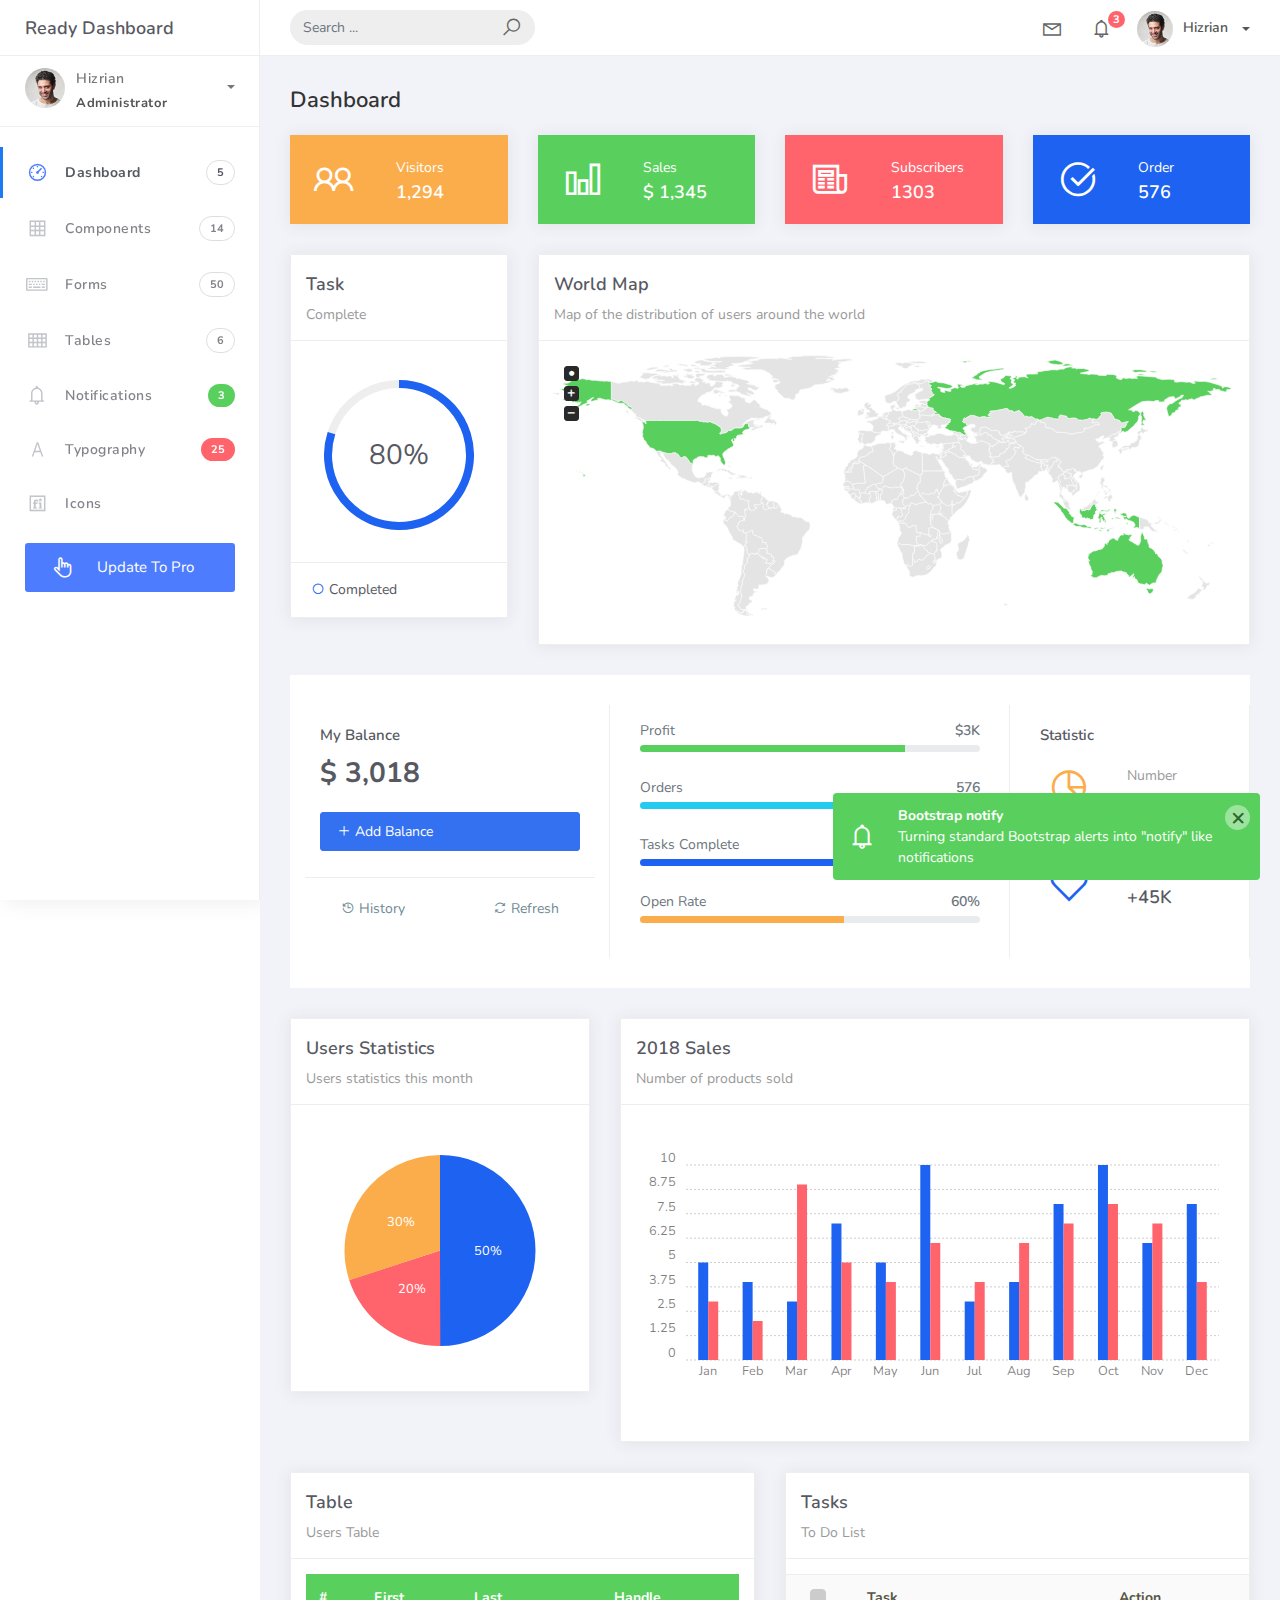
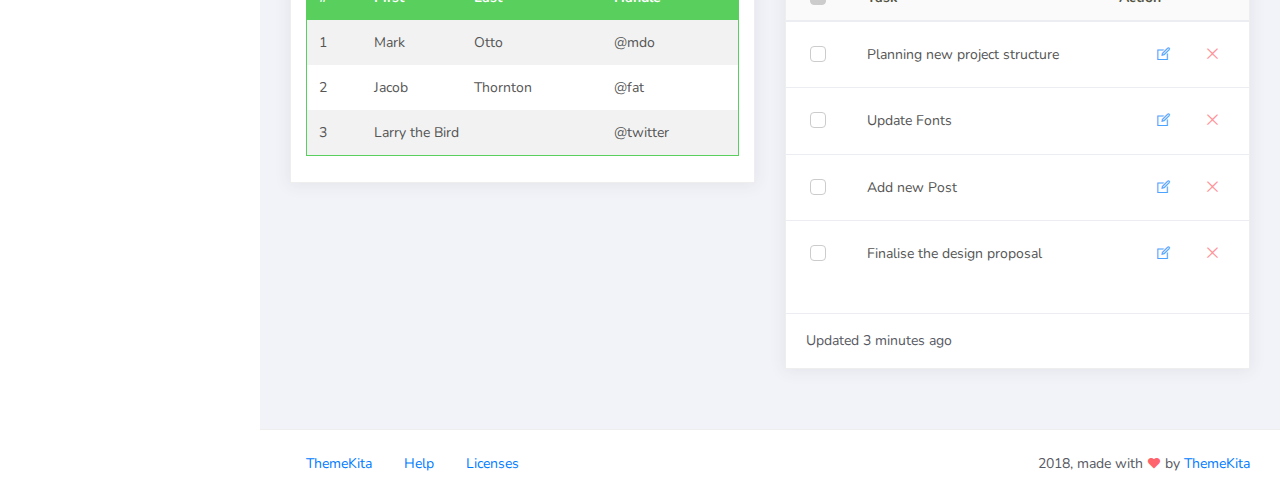
<file: WebApp_building/wwwroot/Ready-Bootstrap-Dashboard-master/examples/index.html>
<!DOCTYPE html>
<html>
<head>
	<meta http-equiv="X-UA-Compatible" content="IE=edge,chrome=1" />
	<title>Ready Bootstrap Dashboard</title>
	<meta content='width=device-width, initial-scale=1.0, maximum-scale=1.0, user-scalable=0, shrink-to-fit=no' name='viewport' />
	<link rel="stylesheet" href="../assets/css/bootstrap.min.css">
	<link rel="stylesheet" href="https://fonts.googleapis.com/css?family=Nunito:200,200i,300,300i,400,400i,600,600i,700,700i,800,800i,900,900i">
	<link rel="stylesheet" href="../assets/css/ready.css">
	<link rel="stylesheet" href="../assets/css/demo.css">
</head>
<body>
	<div class="wrapper">
		<div class="main-header">
			<div class="logo-header">
				<a href="index.html" class="logo">
					Ready Dashboard
				</a>
				<button class="navbar-toggler sidenav-toggler ml-auto" type="button" data-toggle="collapse" data-target="collapse" aria-controls="sidebar" aria-expanded="false" aria-label="Toggle navigation">
					<span class="navbar-toggler-icon"></span>
				</button>
				<button class="topbar-toggler more"><i class="la la-ellipsis-v"></i></button>
			</div>
			<nav class="navbar navbar-header navbar-expand-lg">
				<div class="container-fluid">
					
					<form class="navbar-left navbar-form nav-search mr-md-3" action="">
						<div class="input-group">
							<input type="text" placeholder="Search ..." class="form-control">
							<div class="input-group-append">
								<span class="input-group-text">
									<i class="la la-search search-icon"></i>
								</span>
							</div>
						</div>
					</form>
					<ul class="navbar-nav topbar-nav ml-md-auto align-items-center">
						<li class="nav-item dropdown hidden-caret">
							<a class="nav-link dropdown-toggle" href="#" id="navbarDropdown" role="button" data-toggle="dropdown" aria-haspopup="true" aria-expanded="false">
								<i class="la la-envelope"></i>
							</a>
							<div class="dropdown-menu" aria-labelledby="navbarDropdown">
								<a class="dropdown-item" href="#">Action</a>
								<a class="dropdown-item" href="#">Another action</a>
								<div class="dropdown-divider"></div>
								<a class="dropdown-item" href="#">Something else here</a>
							</div>
						</li>
						<li class="nav-item dropdown hidden-caret">
							<a class="nav-link dropdown-toggle" href="#" id="navbarDropdown" role="button" data-toggle="dropdown" aria-haspopup="true" aria-expanded="false">
								<i class="la la-bell"></i>
								<span class="notification">3</span>
							</a>
							<ul class="dropdown-menu notif-box" aria-labelledby="navbarDropdown">
								<li>
									<div class="dropdown-title">You have 4 new notification</div>
								</li>
								<li>
									<div class="notif-center">
										<a href="#">
											<div class="notif-icon notif-primary"> <i class="la la-user-plus"></i> </div>
											<div class="notif-content">
												<span class="block">
													New user registered
												</span>
												<span class="time">5 minutes ago</span> 
											</div>
										</a>
										<a href="#">
											<div class="notif-icon notif-success"> <i class="la la-comment"></i> </div>
											<div class="notif-content">
												<span class="block">
													Rahmad commented on Admin
												</span>
												<span class="time">12 minutes ago</span> 
											</div>
										</a>
										<a href="#">
											<div class="notif-img"> 
												<img src="../assets/img/profile2.jpg" alt="Img Profile">
											</div>
											<div class="notif-content">
												<span class="block">
													Reza send messages to you
												</span>
												<span class="time">12 minutes ago</span> 
											</div>
										</a>
										<a href="#">
											<div class="notif-icon notif-danger"> <i class="la la-heart"></i> </div>
											<div class="notif-content">
												<span class="block">
													Farrah liked Admin
												</span>
												<span class="time">17 minutes ago</span> 
											</div>
										</a>
									</div>
								</li>
								<li>
									<a class="see-all" href="javascript:void(0);"> <strong>See all notifications</strong> <i class="la la-angle-right"></i> </a>
								</li>
							</ul>
						</li>
						<li class="nav-item dropdown">
							<a class="dropdown-toggle profile-pic" data-toggle="dropdown" href="#" aria-expanded="false"> <img src="../assets/img/profile.jpg" alt="user-img" width="36" class="img-circle"><span >Hizrian</span></span> </a>
							<ul class="dropdown-menu dropdown-user">
								<li>
									<div class="user-box">
										<div class="u-img"><img src="../assets/img/profile.jpg" alt="user"></div>
										<div class="u-text">
											<h4>Hizrian</h4>
											<p class="text-muted">hello@themekita.com</p><a href="profile.html" class="btn btn-rounded btn-danger btn-sm">View Profile</a></div>
										</div>
									</li>
									<div class="dropdown-divider"></div>
									<a class="dropdown-item" href="#"><i class="ti-user"></i> My Profile</a>
									<a class="dropdown-item" href="#"></i> My Balance</a>
									<a class="dropdown-item" href="#"><i class="ti-email"></i> Inbox</a>
									<div class="dropdown-divider"></div>
									<a class="dropdown-item" href="#"><i class="ti-settings"></i> Account Setting</a>
									<div class="dropdown-divider"></div>
									<a class="dropdown-item" href="#"><i class="fa fa-power-off"></i> Logout</a>
								</ul>
								<!-- /.dropdown-user -->
							</li>
						</ul>
					</div>
				</nav>
			</div>
			<div class="sidebar">
				<div class="scrollbar-inner sidebar-wrapper">
					<div class="user">
						<div class="photo">
							<img src="../assets/img/profile.jpg">
						</div>
						<div class="info">
							<a class="" data-toggle="collapse" href="#collapseExample" aria-expanded="true">
								<span>
									Hizrian
									<span class="user-level">Administrator</span>
									<span class="caret"></span>
								</span>
							</a>
							<div class="clearfix"></div>

							<div class="collapse in" id="collapseExample" aria-expanded="true" style="">
								<ul class="nav">
									<li>
										<a href="#profile">
											<span class="link-collapse">My Profile</span>
										</a>
									</li>
									<li>
										<a href="#edit">
											<span class="link-collapse">Edit Profile</span>
										</a>
									</li>
									<li>
										<a href="#settings">
											<span class="link-collapse">Settings</span>
										</a>
									</li>
								</ul>
							</div>
						</div>
					</div>
					<ul class="nav">
						<li class="nav-item active">
							<a href="index.html">
								<i class="la la-dashboard"></i>
								<p>Dashboard</p>
								<span class="badge badge-count">5</span>
							</a>
						</li>
						<li class="nav-item">
							<a href="components.html">
								<i class="la la-table"></i>
								<p>Components</p>
								<span class="badge badge-count">14</span>
							</a>
						</li>
						<li class="nav-item">
							<a href="forms.html">
								<i class="la la-keyboard-o"></i>
								<p>Forms</p>
								<span class="badge badge-count">50</span>
							</a>
						</li>
						<li class="nav-item">
							<a href="tables.html">
								<i class="la la-th"></i>
								<p>Tables</p>
								<span class="badge badge-count">6</span>
							</a>
						</li>
						<li class="nav-item">
							<a href="notifications.html">
								<i class="la la-bell"></i>
								<p>Notifications</p>
								<span class="badge badge-success">3</span>
							</a>
						</li>
						<li class="nav-item">
							<a href="typography.html">
								<i class="la la-font"></i>
								<p>Typography</p>
								<span class="badge badge-danger">25</span>
							</a>
						</li>
						<li class="nav-item">
							<a href="icons.html">
								<i class="la la-fonticons"></i>
								<p>Icons</p>
							</a>
						</li>
						<li class="nav-item update-pro">
							<button  data-toggle="modal" data-target="#modalUpdate">
								<i class="la la-hand-pointer-o"></i>
								<p>Update To Pro</p>
							</button>
						</li>
					</ul>
				</div>
			</div>
			<div class="main-panel">
				<div class="content">
					<div class="container-fluid">
						<h4 class="page-title">Dashboard</h4>
						<div class="row">
							<div class="col-md-3">
								<div class="card card-stats card-warning">
									<div class="card-body ">
										<div class="row">
											<div class="col-5">
												<div class="icon-big text-center">
													<i class="la la-users"></i>
												</div>
											</div>
											<div class="col-7 d-flex align-items-center">
												<div class="numbers">
													<p class="card-category">Visitors</p>
													<h4 class="card-title">1,294</h4>
												</div>
											</div>
										</div>
									</div>
								</div>
							</div>
							<div class="col-md-3">
								<div class="card card-stats card-success">
									<div class="card-body ">
										<div class="row">
											<div class="col-5">
												<div class="icon-big text-center">
													<i class="la la-bar-chart"></i>
												</div>
											</div>
											<div class="col-7 d-flex align-items-center">
												<div class="numbers">
													<p class="card-category">Sales</p>
													<h4 class="card-title">$ 1,345</h4>
												</div>
											</div>
										</div>
									</div>
								</div>
							</div>
							<div class="col-md-3">
								<div class="card card-stats card-danger">
									<div class="card-body">
										<div class="row">
											<div class="col-5">
												<div class="icon-big text-center">
													<i class="la la-newspaper-o"></i>
												</div>
											</div>
											<div class="col-7 d-flex align-items-center">
												<div class="numbers">
													<p class="card-category">Subscribers</p>
													<h4 class="card-title">1303</h4>
												</div>
											</div>
										</div>
									</div>
								</div>
							</div>
							<div class="col-md-3">
								<div class="card card-stats card-primary">
									<div class="card-body ">
										<div class="row">
											<div class="col-5">
												<div class="icon-big text-center">
													<i class="la la-check-circle"></i>
												</div>
											</div>
											<div class="col-7 d-flex align-items-center">
												<div class="numbers">
													<p class="card-category">Order</p>
													<h4 class="card-title">576</h4>
												</div>
											</div>
										</div>
									</div>
								</div>
							</div>
<!-- 							<div class="col-md-3">
								<div class="card card-stats">
									<div class="card-body ">
										<div class="row">
											<div class="col-5">
												<div class="icon-big text-center icon-warning">
													<i class="la la-pie-chart text-warning"></i>
												</div>
											</div>
											<div class="col-7 d-flex align-items-center">
												<div class="numbers">
													<p class="card-category">Number</p>
													<h4 class="card-title">150GB</h4>
												</div>
											</div>
										</div>
									</div>
								</div>
							</div>
							<div class="col-md-3">
								<div class="card card-stats">
									<div class="card-body ">
										<div class="row">
											<div class="col-5">
												<div class="icon-big text-center">
													<i class="la la-bar-chart text-success"></i>
												</div>
											</div>
											<div class="col-7 d-flex align-items-center">
												<div class="numbers">
													<p class="card-category">Revenue</p>
													<h4 class="card-title">$ 1,345</h4>
												</div>
											</div>
										</div>
									</div>
								</div>
							</div>
							<div class="col-md-3">
								<div class="card card-stats">
									<div class="card-body">
										<div class="row">
											<div class="col-5">
												<div class="icon-big text-center">
													<i class="la la-times-circle-o text-danger"></i>
												</div>
											</div>
											<div class="col-7 d-flex align-items-center">
												<div class="numbers">
													<p class="card-category">Errors</p>
													<h4 class="card-title">23</h4>
												</div>
											</div>
										</div>
									</div>
								</div>
							</div>
							<div class="col-md-3">
								<div class="card card-stats">
									<div class="card-body">
										<div class="row">
											<div class="col-5">
												<div class="icon-big text-center">
													<i class="la la-heart-o text-primary"></i>
												</div>
											</div>
											<div class="col-7 d-flex align-items-center">
												<div class="numbers">
													<p class="card-category">Followers</p>
													<h4 class="card-title">+45K</h4>
												</div>
											</div>
										</div>
									</div>
								</div>
							</div> -->
						</div>
						<div class="row">
							<div class="col-md-3">
								<div class="card">
									<div class="card-header">
										<h4 class="card-title">Task</h4>
										<p class="card-category">Complete</p>
									</div>
									<div class="card-body">
										<div id="task-complete" class="chart-circle mt-4 mb-3"></div>
									</div>
									<div class="card-footer">
										<div class="legend"><i class="la la-circle text-primary"></i> Completed</div>
									</div>
								</div>
							</div>
							<div class="col-md-9">
								<div class="card">
									<div class="card-header">
										<h4 class="card-title">World Map</h4>
										<p class="card-category">
										Map of the distribution of users around the world</p>
									</div>
									<div class="card-body">
										<div class="mapcontainer">
											<div class="map">
												<span>Alternative content for the map</span>
											</div>
										</div>
									</div>
								</div>
							</div>
						</div>
						<div class="row row-card-no-pd">
							<div class="col-md-4">
								<div class="card">
									<div class="card-body">
										<p class="fw-bold mt-1">My Balance</p>
										<h4><b>$ 3,018</b></h4>
										<a href="#" class="btn btn-primary btn-full text-left mt-3 mb-3"><i class="la la-plus"></i> Add Balance</a>
									</div>
									<div class="card-footer">
										<ul class="nav">
											<li class="nav-item"><a class="btn btn-default btn-link" href="#"><i class="la la-history"></i> History</a></li>
											<li class="nav-item ml-auto"><a class="btn btn-default btn-link" href="#"><i class="la la-refresh"></i> Refresh</a></li>
										</ul>
									</div>
								</div>
							</div>
							<div class="col-md-5">
								<div class="card">
									<div class="card-body">
										<div class="progress-card">
											<div class="d-flex justify-content-between mb-1">
												<span class="text-muted">Profit</span>
												<span class="text-muted fw-bold"> $3K</span>
											</div>
											<div class="progress mb-2" style="height: 7px;">
												<div class="progress-bar bg-success" role="progressbar" style="width: 78%" aria-valuenow="78" aria-valuemin="0" aria-valuemax="100" data-toggle="tooltip" data-placement="top" title="78%"></div>
											</div>
										</div>
										<div class="progress-card">
											<div class="d-flex justify-content-between mb-1">
												<span class="text-muted">Orders</span>
												<span class="text-muted fw-bold"> 576</span>
											</div>
											<div class="progress mb-2" style="height: 7px;">
												<div class="progress-bar bg-info" role="progressbar" style="width: 65%" aria-valuenow="60" aria-valuemin="0" aria-valuemax="100" data-toggle="tooltip" data-placement="top" title="65%"></div>
											</div>
										</div>
										<div class="progress-card">
											<div class="d-flex justify-content-between mb-1">
												<span class="text-muted">Tasks Complete</span>
												<span class="text-muted fw-bold"> 70%</span>
											</div>
											<div class="progress mb-2" style="height: 7px;">
												<div class="progress-bar bg-primary" role="progressbar" style="width: 70%" aria-valuenow="70" aria-valuemin="0" aria-valuemax="100" data-toggle="tooltip" data-placement="top" title="70%"></div>
											</div>
										</div>
										<div class="progress-card">
											<div class="d-flex justify-content-between mb-1">
												<span class="text-muted">Open Rate</span>
												<span class="text-muted fw-bold"> 60%</span>
											</div>
											<div class="progress mb-2" style="height: 7px;">
												<div class="progress-bar bg-warning" role="progressbar" style="width: 60%" aria-valuenow="60" aria-valuemin="0" aria-valuemax="100" data-toggle="tooltip" data-placement="top" title="60%"></div>
											</div>
										</div>
									</div>
								</div>
							</div>
							<div class="col-md-3">
								<div class="card card-stats">
									<div class="card-body">
										<p class="fw-bold mt-1">Statistic</p>
										<div class="row">
											<div class="col-5">
												<div class="icon-big text-center icon-warning">
													<i class="la la-pie-chart text-warning"></i>
												</div>
											</div>
											<div class="col-7 d-flex align-items-center">
												<div class="numbers">
													<p class="card-category">Number</p>
													<h4 class="card-title">150GB</h4>
												</div>
											</div>
										</div>
										<hr/>
										<div class="row">
											<div class="col-5">
												<div class="icon-big text-center">
													<i class="la la-heart-o text-primary"></i>
												</div>
											</div>
											<div class="col-7 d-flex align-items-center">
												<div class="numbers">
													<p class="card-category">Followers</p>
													<h4 class="card-title">+45K</h4>
												</div>
											</div>
										</div>
									</div>
								</div>
							</div>
						</div>
						<div class="row">
							<div class="col-md-4">
								<div class="card">
									<div class="card-header">
										<h4 class="card-title">Users Statistics</h4>
										<p class="card-category">
										Users statistics this month</p>
									</div>
									<div class="card-body">
										<div id="monthlyChart" class="chart chart-pie"></div>
									</div>
								</div>
							</div>
							<div class="col-md-8">
								<div class="card">
									<div class="card-header">
										<h4 class="card-title">2018 Sales</h4>
										<p class="card-category">
										Number of products sold</p>
									</div>
									<div class="card-body">
										<div id="salesChart" class="chart"></div>
									</div>
								</div>
							</div>
							<div class="col-md-6">
								<div class="card">
									<div class="card-header ">
										<h4 class="card-title">Table</h4>
										<p class="card-category">Users Table</p>
									</div>
									<div class="card-body">
										<table class="table table-head-bg-success table-striped table-hover">
											<thead>
												<tr>
													<th scope="col">#</th>
													<th scope="col">First</th>
													<th scope="col">Last</th>
													<th scope="col">Handle</th>
												</tr>
											</thead>
											<tbody>
												<tr>
													<td>1</td>
													<td>Mark</td>
													<td>Otto</td>
													<td>@mdo</td>
												</tr>
												<tr>
													<td>2</td>
													<td>Jacob</td>
													<td>Thornton</td>
													<td>@fat</td>
												</tr>
												<tr>
													<td>3</td>
													<td colspan="2">Larry the Bird</td>
													<td>@twitter</td>
												</tr>
											</tbody>
										</table>
									</div>
								</div>
							</div>
							<div class="col-md-6">
								<div class="card card-tasks">
									<div class="card-header ">
										<h4 class="card-title">Tasks</h4>
										<p class="card-category">To Do List</p>
									</div>
									<div class="card-body ">
										<div class="table-full-width">
											<table class="table">
												<thead>
													<tr>
														<th>
															<div class="form-check">
																<label class="form-check-label">
																	<input class="form-check-input  select-all-checkbox" type="checkbox" data-select="checkbox" data-target=".task-select">
																	<span class="form-check-sign"></span>
																</label>
															</div>
														</th>
														<th>Task</th>
														<th>Action</th>
													</tr>
												</thead>
												<tbody>
													<tr>
														<td>
															<div class="form-check">
																<label class="form-check-label">
																	<input class="form-check-input task-select" type="checkbox">
																	<span class="form-check-sign"></span>
																</label>
															</div>
														</td>
														<td>Planning new project structure</td>
														<td class="td-actions text-right">
															<div class="form-button-action">
																<button type="button" data-toggle="tooltip" title="Edit Task" class="btn btn-link <btn-simple-primary">
																	<i class="la la-edit"></i>
																</button>
																<button type="button" data-toggle="tooltip" title="Remove" class="btn btn-link btn-simple-danger">
																	<i class="la la-times"></i>
																</button>
															</div>
														</td>
													</tr>
													<tr>
														<td>
															<div class="form-check">
																<label class="form-check-label">
																	<input class="form-check-input task-select" type="checkbox">
																	<span class="form-check-sign"></span>
																</label>
															</div>
														</td>
														<td>Update Fonts</td>
														<td class="td-actions text-right">
															<div class="form-button-action">
																<button type="button" data-toggle="tooltip" title="Edit Task" class="btn btn-link <btn-simple-primary">
																	<i class="la la-edit"></i>
																</button>
																<button type="button" data-toggle="tooltip" title="Remove" class="btn btn-link btn-simple-danger">
																	<i class="la la-times"></i>
																</button>
															</div>
														</td>
													</tr>
													<tr>
														<td>
															<div class="form-check">
																<label class="form-check-label">
																	<input class="form-check-input task-select" type="checkbox">
																	<span class="form-check-sign"></span>
																</label>
															</div>
														</td>
														<td>Add new Post
														</td>
														<td class="td-actions text-right">
															<div class="form-button-action">
																<button type="button" data-toggle="tooltip" title="Edit Task" class="btn btn-link <btn-simple-primary">
																	<i class="la la-edit"></i>
																</button>
																<button type="button" data-toggle="tooltip" title="Remove" class="btn btn-link btn-simple-danger">
																	<i class="la la-times"></i>
																</button>
															</div>
														</td>
													</tr>
													<tr>
														<td>
															<div class="form-check">
																<label class="form-check-label">
																	<input class="form-check-input task-select" type="checkbox">
																	<span class="form-check-sign"></span>
																</label>
															</div>
														</td>
														<td>Finalise the design proposal</td>
														<td class="td-actions text-right">
															<div class="form-button-action">
																<button type="button" data-toggle="tooltip" title="Edit Task" class="btn btn-link <btn-simple-primary">
																	<i class="la la-edit"></i>
																</button>
																<button type="button" data-toggle="tooltip" title="Remove" class="btn btn-link btn-simple-danger">
																	<i class="la la-times"></i>
																</button>
															</div>
														</td>
													</tr>
												</tbody>
											</table>
										</div>
									</div>
									<div class="card-footer ">
										<div class="stats">
											<i class="now-ui-icons loader_refresh spin"></i> Updated 3 minutes ago
										</div>
									</div>
								</div>
							</div>
						</div>
					</div>
				</div>
				<footer class="footer">
					<div class="container-fluid">
						<nav class="pull-left">
							<ul class="nav">
								<li class="nav-item">
									<a class="nav-link" href="http://www.themekita.com">
										ThemeKita
									</a>
								</li>
								<li class="nav-item">
									<a class="nav-link" href="#">
										Help
									</a>
								</li>
								<li class="nav-item">
									<a class="nav-link" href="#">
										Licenses
									</a>
								</li>
							</ul>
						</nav>
						<div class="copyright ml-auto">
							2018, made with <i class="la la-heart heart text-danger"></i> by <a href="http://www.themekita.com">ThemeKita</a>
						</div>				
					</div>
				</footer>
			</div>
		</div>
	</div>
	<!-- Modal -->
	<div class="modal fade" id="modalUpdate" tabindex="-1" role="dialog" aria-labelledby="modalUpdatePro" aria-hidden="true">
		<div class="modal-dialog modal-dialog-centered" role="document">
			<div class="modal-content">
				<div class="modal-header bg-primary">
					<h6 class="modal-title"><i class="la la-frown-o"></i> Under Development</h6>
					<button type="button" class="close" data-dismiss="modal" aria-label="Close">
						<span aria-hidden="true">&times;</span>
					</button>
				</div>
				<div class="modal-body text-center">									
					<p>Currently the pro version of the <b>Ready Dashboard</b> Bootstrap is in progress development</p>
					<p>
						<b>We'll let you know when it's done</b></p>
				</div>
				<div class="modal-footer">
					<button type="button" class="btn btn-secondary" data-dismiss="modal">Close</button>
				</div>
			</div>
		</div>
	</div>
</body>
<script src="../assets/js/core/jquery.3.2.1.min.js"></script>
<script src="../assets/js/plugin/jquery-ui-1.12.1.custom/jquery-ui.min.js"></script>
<script src="../assets/js/core/popper.min.js"></script>
<script src="../assets/js/core/bootstrap.min.js"></script>
<script src="../assets/js/plugin/chartist/chartist.min.js"></script>
<script src="../assets/js/plugin/chartist/plugin/chartist-plugin-tooltip.min.js"></script>
<script src="../assets/js/plugin/bootstrap-notify/bootstrap-notify.min.js"></script>
<script src="../assets/js/plugin/bootstrap-toggle/bootstrap-toggle.min.js"></script>
<script src="../assets/js/plugin/jquery-mapael/jquery.mapael.min.js"></script>
<script src="../assets/js/plugin/jquery-mapael/maps/world_countries.min.js"></script>
<script src="../assets/js/plugin/chart-circle/circles.min.js"></script>
<script src="../assets/js/plugin/jquery-scrollbar/jquery.scrollbar.min.js"></script>
<script src="../assets/js/ready.min.js"></script>
<script src="../assets/js/demo.js"></script>
</html>
</file>
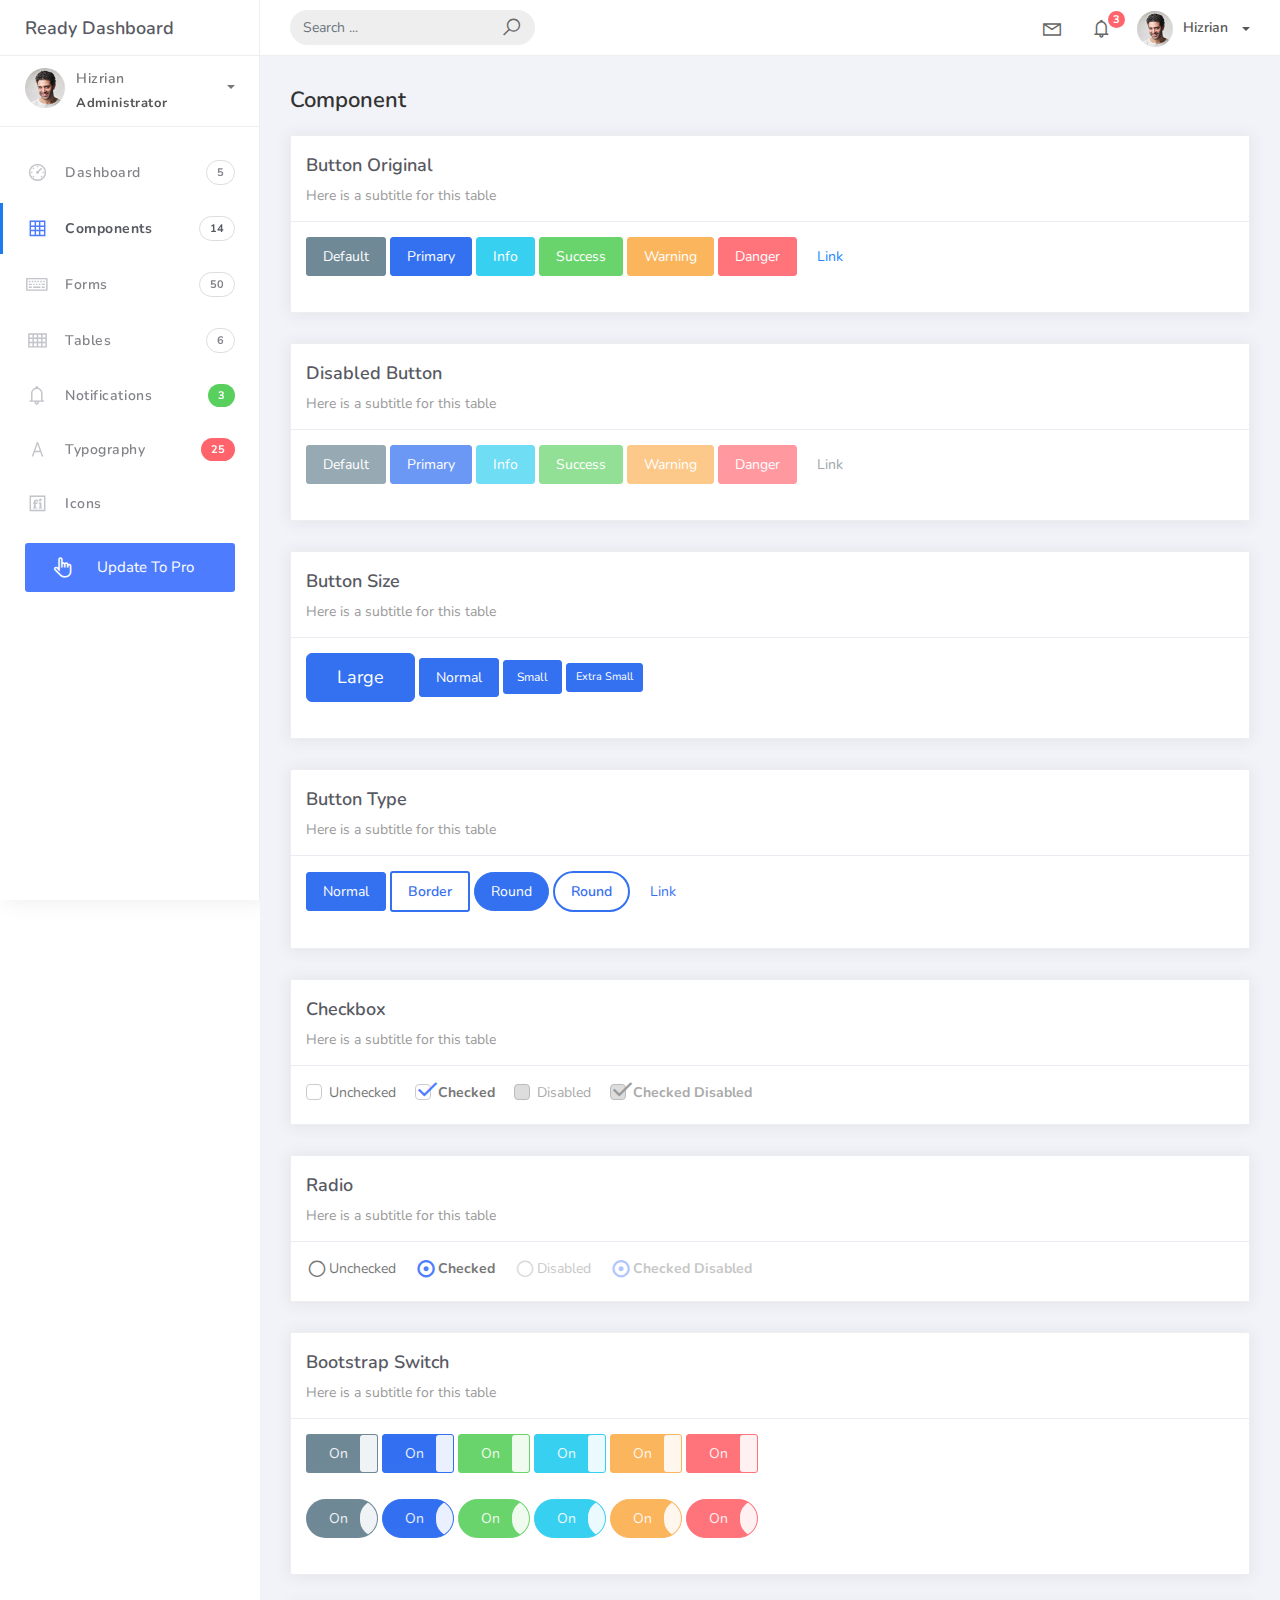
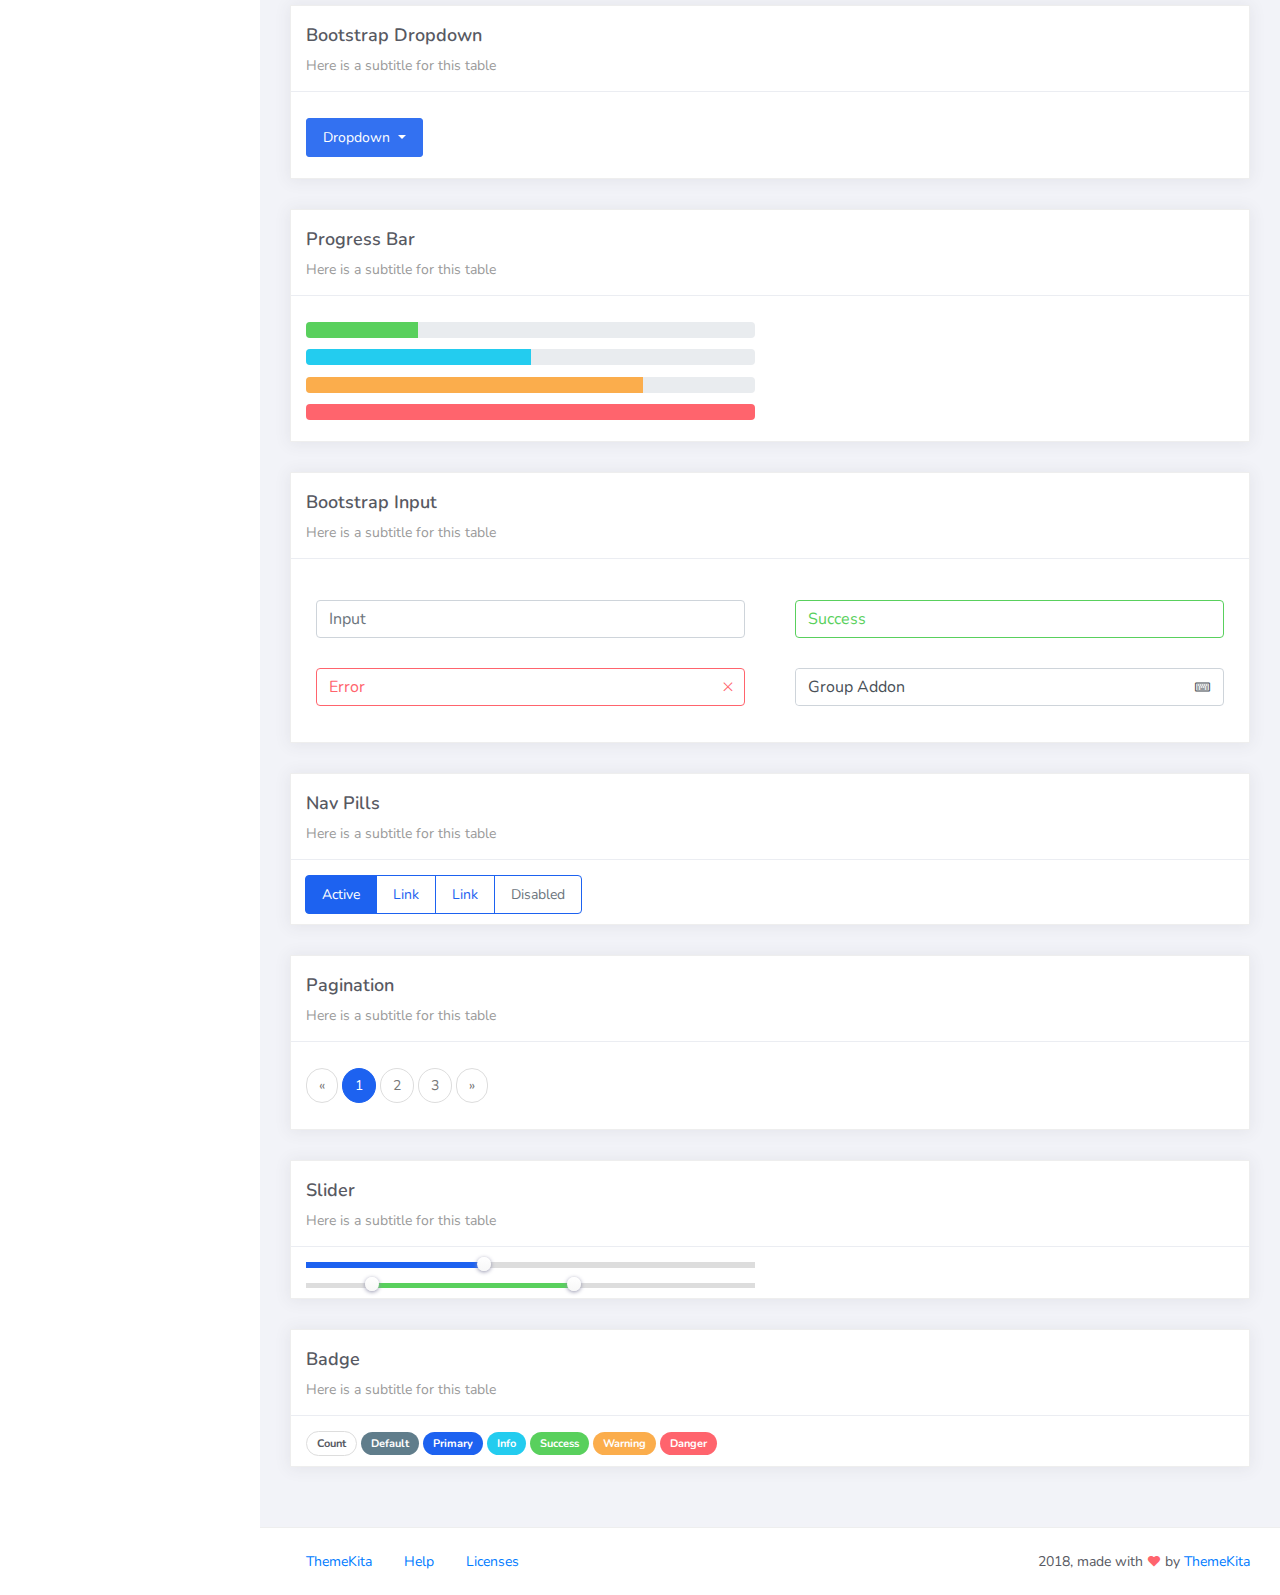
<file: WebApp_building/wwwroot/Ready-Bootstrap-Dashboard-master/examples/components.html>
<!DOCTYPE html>
<html>
<head>
	<meta http-equiv="X-UA-Compatible" content="IE=edge,chrome=1" />
	<title>Components - Ready Bootstrap Dashboard</title>
	<meta content='width=device-width, initial-scale=1.0, maximum-scale=1.0, user-scalable=0, shrink-to-fit=no' name='viewport' />
	<link rel="stylesheet" href="../assets/css/bootstrap.min.css">
	<link rel="stylesheet" href="https://fonts.googleapis.com/css?family=Nunito:200,200i,300,300i,400,400i,600,600i,700,700i,800,800i,900,900i">
	<link rel="stylesheet" href="../assets/css/ready.css">
	<link rel="stylesheet" href="../assets/css/demo.css">
</head>
<body>
	<div class="wrapper">
		<div class="main-header">
			<div class="logo-header">
				<a href="index.html" class="logo">
					Ready Dashboard
				</a>
				<button class="navbar-toggler sidenav-toggler ml-auto" type="button" data-toggle="collapse" data-target="collapse" aria-controls="sidebar" aria-expanded="false" aria-label="Toggle navigation">
					<span class="navbar-toggler-icon"></span>
				</button>
				<button class="topbar-toggler more"><i class="la la-ellipsis-v"></i></button>
			</div>
			<nav class="navbar navbar-header navbar-expand-lg">
				<div class="container-fluid">
					
					<form class="navbar-left navbar-form nav-search mr-md-3" action="">
						<div class="input-group">
							<input type="text" placeholder="Search ..." class="form-control">
							<div class="input-group-append">
								<span class="input-group-text">
									<i class="la la-search search-icon"></i>
								</span>
							</div>
						</div>
					</form>
					<ul class="navbar-nav topbar-nav ml-md-auto align-items-center">
						<li class="nav-item dropdown hidden-caret">
							<a class="nav-link dropdown-toggle" href="#" id="navbarDropdown" role="button" data-toggle="dropdown" aria-haspopup="true" aria-expanded="false">
								<i class="la la-envelope"></i>
							</a>
							<div class="dropdown-menu" aria-labelledby="navbarDropdown">
								<a class="dropdown-item" href="#">Action</a>
								<a class="dropdown-item" href="#">Another action</a>
								<div class="dropdown-divider"></div>
								<a class="dropdown-item" href="#">Something else here</a>
							</div>
						</li>
						<li class="nav-item dropdown hidden-caret">
							<a class="nav-link dropdown-toggle" href="#" id="navbarDropdown" role="button" data-toggle="dropdown" aria-haspopup="true" aria-expanded="false">
								<i class="la la-bell"></i>
								<span class="notification">3</span>
							</a>
							<ul class="dropdown-menu notif-box" aria-labelledby="navbarDropdown">
								<li>
									<div class="dropdown-title">You have 4 new notification</div>
								</li>
								<li>
									<div class="notif-center">
										<a href="#">
											<div class="notif-icon notif-primary"> <i class="la la-user-plus"></i> </div>
											<div class="notif-content">
												<span class="block">
													New user registered
												</span>
												<span class="time">5 minutes ago</span> 
											</div>
										</a>
										<a href="#">
											<div class="notif-icon notif-success"> <i class="la la-comment"></i> </div>
											<div class="notif-content">
												<span class="block">
													Rahmad commented on Admin
												</span>
												<span class="time">12 minutes ago</span> 
											</div>
										</a>
										<a href="#">
											<div class="notif-img"> 
												<img src="../assets/img/profile2.jpg" alt="Img Profile">
											</div>
											<div class="notif-content">
												<span class="block">
													Reza send messages to you
												</span>
												<span class="time">12 minutes ago</span> 
											</div>
										</a>
										<a href="#">
											<div class="notif-icon notif-danger"> <i class="la la-heart"></i> </div>
											<div class="notif-content">
												<span class="block">
													Farrah liked Admin
												</span>
												<span class="time">17 minutes ago</span> 
											</div>
										</a>
									</div>
								</li>
								<li>
									<a class="see-all" href="javascript:void(0);"> <strong>See all notifications</strong> <i class="la la-angle-right"></i> </a>
								</li>
							</ul>
						</li>
						<li class="nav-item dropdown">
							<a class="dropdown-toggle profile-pic" data-toggle="dropdown" href="#" aria-expanded="false"> <img src="../assets/img/profile.jpg" alt="user-img" width="36" class="img-circle"><span >Hizrian</span></span> </a>
							<ul class="dropdown-menu dropdown-user">
								<li>
									<div class="user-box">
										<div class="u-img"><img src="../assets/img/profile.jpg" alt="user"></div>
										<div class="u-text">
											<h4>Hizrian</h4>
											<p class="text-muted">hello@themekita.com</p><a href="profile.html" class="btn btn-rounded btn-danger btn-sm">View Profile</a></div>
										</div>
									</li>
									<div class="dropdown-divider"></div>
									<a class="dropdown-item" href="#"><i class="ti-user"></i> My Profile</a>
									<a class="dropdown-item" href="#"></i> My Balance</a>
									<a class="dropdown-item" href="#"><i class="ti-email"></i> Inbox</a>
									<div class="dropdown-divider"></div>
									<a class="dropdown-item" href="#"><i class="ti-settings"></i> Account Setting</a>
									<div class="dropdown-divider"></div>
									<a class="dropdown-item" href="#"><i class="fa fa-power-off"></i> Logout</a>
								</ul>
								<!-- /.dropdown-user -->
							</li>
						</ul>
					</div>
				</nav>
			</div>
			<div class="sidebar">
				<div class="scrollbar-inner sidebar-wrapper">
					<div class="user">
						<div class="photo">
							<img src="../assets/img/profile.jpg">
						</div>
						<div class="info">
							<a class="" data-toggle="collapse" href="#collapseExample" aria-expanded="true">
								<span>
									Hizrian
									<span class="user-level">Administrator</span>
									<span class="caret"></span>
								</span>
							</a>
							<div class="clearfix"></div>

							<div class="collapse in" id="collapseExample" aria-expanded="true" style="">
								<ul class="nav">
									<li>
										<a href="#profile">
											<span class="link-collapse">My Profile</span>
										</a>
									</li>
									<li>
										<a href="#edit">
											<span class="link-collapse">Edit Profile</span>
										</a>
									</li>
									<li>
										<a href="#settings">
											<span class="link-collapse">Settings</span>
										</a>
									</li>
								</ul>
							</div>
						</div>
					</div>
					<ul class="nav">
						<li class="nav-item">
							<a href="index.html">
								<i class="la la-dashboard"></i>
								<p>Dashboard</p>
								<span class="badge badge-count">5</span>
							</a>
						</li>
						<li class="nav-item active">
							<a href="components.html">
								<i class="la la-table"></i>
								<p>Components</p>
								<span class="badge badge-count">14</span>
							</a>
						</li>
						<li class="nav-item">
							<a href="forms.html">
								<i class="la la-keyboard-o"></i>
								<p>Forms</p>
								<span class="badge badge-count">50</span>
							</a>
						</li>
						<li class="nav-item">
							<a href="tables.html">
								<i class="la la-th"></i>
								<p>Tables</p>
								<span class="badge badge-count">6</span>
							</a>
						</li>
						<li class="nav-item">
							<a href="notifications.html">
								<i class="la la-bell"></i>
								<p>Notifications</p>
								<span class="badge badge-success">3</span>
							</a>
						</li>
						<li class="nav-item">
							<a href="typography.html">
								<i class="la la-font"></i>
								<p>Typography</p>
								<span class="badge badge-danger">25</span>
							</a>
						</li>
						<li class="nav-item">
							<a href="icons.html">
								<i class="la la-fonticons"></i>
								<p>Icons</p>
							</a>
						</li>
						<li class="nav-item update-pro">
							<button  data-toggle="modal" data-target="#modalUpdate">
								<i class="la la-hand-pointer-o"></i>
								<p>Update To Pro</p>
							</button>
						</li>
					</ul>
				</div>
			</div>
			<div class="main-panel">
				<div class="content">
					<div class="container-fluid">
						<h4 class="page-title">Component</h4>
						<div class="row">
							<div class="col-md-12">
								<div class="card">
									<div class="card-header">
										<h4 class="card-title">Button Original</h4>
										<p class="card-category">Here is a subtitle for this table</p>
									</div>
									<div class="card-body">
										<p class="demo">
											<button class="btn btn-default">Default</button>

											<button class="btn btn-primary">Primary</button>

											<button class="btn btn-info">Info</button>

											<button class="btn btn-success">Success</button>

											<button class="btn btn-warning">Warning</button>

											<button class="btn btn-danger">Danger</button>

											<button class="btn btn-link">Link</button>
										</p>
									</div>
								</div>
							</div>
							<div class="col-md-12">
								<div class="card">
									<div class="card-header">
										<h4 class="card-title">Disabled Button</h4>
										<p class="card-category">Here is a subtitle for this table</p>
									</div>
									<div class="card-body">
										<p class="demo">
											<button class="btn btn-default" disabled="disabled">Default</button>

											<button class="btn btn-primary" disabled="disabled">Primary</button>

											<button class="btn btn-info" disabled="disabled">Info</button>

											<button class="btn btn-success" disabled="disabled">Success</button>

											<button class="btn btn-warning" disabled="disabled">Warning</button>

											<button class="btn btn-danger" disabled="disabled">Danger</button>

											<button class="btn btn-link" disabled>Link</button>
										</p>
									</div>
								</div>
							</div>
							<div class="col-md-12">
								<div class="card">
									<div class="card-header">
										<h4 class="card-title">Button Size</h4>
										<p class="card-category">Here is a subtitle for this table</p>
									</div>
									<div class="card-body">
										<p class="demo">
											<button class="btn btn-primary btn-lg">Large</button>

											<button class="btn btn-primary">Normal</button>

											<button class="btn btn-primary btn-sm">Small</button>

											<button class="btn btn-primary btn-xs">Extra Small</button>
										</p>
									</div>
								</div>
							</div>
							<div class="col-md-12">
								<div class="card">
									<div class="card-header">
										<h4 class="card-title">Button Type</h4>
										<p class="card-category">Here is a subtitle for this table</p>
									</div>
									<div class="card-body">
										<p class="demo">
											<button class="btn btn-primary">Normal</button>
											<button class="btn btn-primary btn-border">Border</button>

											<button class="btn btn-primary btn-round">Round</button>

											<button class="btn btn-primary btn-border btn-round">Round</button>

											<button class="btn btn-primary btn-link">Link</button>
										</p>
									</div>
								</div>
							</div>
							<div class="col-md-12">
								<div class="card">
									<div class="card-header">
										<h4 class="card-title">Checkbox</h4>
										<p class="card-category">Here is a subtitle for this table</p>
									</div>
									<div class="card-body">
										<p class="demo">
											<label class="form-check-label">
												<input class="form-check-input" type="checkbox" value="">
												<span class="form-check-sign">Unchecked</span>
											</label>

											<label class="form-check-label">
												<input class="form-check-input" type="checkbox" value="" checked>
												<span class="form-check-sign">Checked</span>
											</label>

											<label class="form-check-label">
												<input class="form-check-input" type="checkbox" value="" disabled>
												<span class="form-check-sign">Disabled</span>
											</label>

											<label class="form-check-label">
												<input class="form-check-input" type="checkbox" value="" checked disabled>
												<span class="form-check-sign">Checked Disabled</span>
											</label>
										</p>
									</div>
								</div>
							</div>
							<div class="col-md-12">
								<div class="card">
									<div class="card-header">
										<h4 class="card-title">Radio</h4>
										<p class="card-category">Here is a subtitle for this table</p>
									</div>
									<div class="card-body">
										<p class="demo">
											<label class="form-radio-label">
												<input class="form-radio-input" type="radio" name="optionsRadios" value="">
												<span class="form-radio-sign">Unchecked</span>
											</label>
											<label class="form-radio-label">
												<input class="form-radio-input" type="radio" name="optionsRadios" value="" checked>
												<span class="form-radio-sign">Checked</span>
											</label>
											<label class="form-radio-label">
												<input class="form-radio-input" type="radio" value="" disabled>
												<span class="form-radio-sign">Disabled</span>
											</label>
											<label class="form-radio-label">
												<input class="form-radio-input" type="radio" value="" checked disabled>
												<span class="form-radio-sign">Checked Disabled</span>
											</label>
										</p>
									</div>
								</div>
							</div>
							<div class="col-md-12">
								<div class="card">
									<div class="card-header">
										<h4 class="card-title">Bootstrap Switch</h4>
										<p class="card-category">Here is a subtitle for this table</p>
									</div>
									<div class="card-body">
										<p class="demo">
											<input type="checkbox" checked data-toggle="toggle" data-onstyle="default">
											<input type="checkbox" checked data-toggle="toggle" data-onstyle="primary">
											<input type="checkbox" checked data-toggle="toggle" data-onstyle="success">
											<input type="checkbox" checked data-toggle="toggle" data-onstyle="info">
											<input type="checkbox" checked data-toggle="toggle" data-onstyle="warning">
											<input type="checkbox" checked data-toggle="toggle" data-onstyle="danger">
										</p>
										<p class="demo">
											<input type="checkbox" checked data-toggle="toggle" data-onstyle="default" data-style="btn-round">
											<input type="checkbox" checked data-toggle="toggle" data-onstyle="primary" data-style="btn-round">
											<input type="checkbox" checked data-toggle="toggle" data-onstyle="success" data-style="btn-round">
											<input type="checkbox" checked data-toggle="toggle" data-onstyle="info" data-style="btn-round">
											<input type="checkbox" checked data-toggle="toggle" data-onstyle="warning" data-style="btn-round">
											<input type="checkbox" checked data-toggle="toggle" data-onstyle="danger" data-style="btn-round">
										</p>
									</div>
								</div>
							</div>
							<div class="col-md-12">
								<div class="card">
									<div class="card-header">
										<h4 class="card-title">Bootstrap Dropdown</h4>
										<p class="card-category">Here is a subtitle for this table</p>
									</div>
									<div class="card-body">
										<p class="demo">
											<div class="dropdown">

												<button class="btn btn-primary dropdown-toggle" type="button" id="dropdownMenu1" data-toggle="dropdown">

													Dropdown

												</button>

												<ul class="dropdown-menu" role="menu" aria-labelledby="dropdownMenu">

													<a class="dropdown-item" href="#">Action</a>
													<a class="dropdown-item" href="#">Another action</a>
													<div class="dropdown-divider"></div>
													<a class="dropdown-item" href="#">Something else here</a>

												</ul>

											</div>
										</p>
									</div>
								</div>
							</div>
							<div class="col-md-12">
								<div class="card">
									<div class="card-header">
										<h4 class="card-title">Progress Bar</h4>
										<p class="card-category">Here is a subtitle for this table</p>
									</div>
									<div class="card-body">
										<div class="row">
											<div class="col-md-6">
												<p class="demo">
													<div class="progress">
														<div class="progress-bar bg-success" role="progressbar" style="width: 25%" aria-valuenow="25" aria-valuemin="0" aria-valuemax="100"></div>
													</div>
												</p>
												<p class="demo">
													<div class="progress">
														<div class="progress-bar bg-info" role="progressbar" style="width: 50%" aria-valuenow="50" aria-valuemin="0" aria-valuemax="100"></div>
													</div>
												</p>
												<p class="demo">
													<div class="progress">
														<div class="progress-bar bg-warning" role="progressbar" style="width: 75%" aria-valuenow="75" aria-valuemin="0" aria-valuemax="100"></div>
													</div>
												</p>
												<p class="demo">
													<div class="progress">
														<div class="progress-bar bg-danger" role="progressbar" style="width: 100%" aria-valuenow="100" aria-valuemin="0" aria-valuemax="100"></div>
													</div>
												</p>
											</div>
										</div>
									</div>
								</div>
							</div>
							<div class="col-md-12">
								<div class="card">
									<div class="card-header">
										<h4 class="card-title">Bootstrap Input</h4>
										<p class="card-category">Here is a subtitle for this table</p>
									</div>
									<div class="card-body">
										<p class="demo">
											<div class="row">
												<div class="col-md-6">
													<div class="form-group">

														<input type="text" value="" placeholder="Input" class="form-control" />

													</div>
												</div>

												<div class="col-md-6">
													<div class="form-group has-success">

														<input type="text" value="Success" class="form-control" />

													</div>
												</div>

												<div class="col-md-6">
													<div class="form-group has-error has-feedback">

														<input type="text" value="Error" class="form-control" />

														<span class="la la-times form-control-feedback"></span>

													</div>
												</div>

												<div class="col-md-6">
													<div class="form-group">
														<div class="input-group has-icon">

															<input type="text" value="Group Addon" class="form-control">

															<div class="input-group-append">
																<span class="input-group-text input-group-icon"><i class="la la-keyboard-o"></i></span>
															</div>
														</div>
													</div>
												</div>
											</div>
										</p>
									</div>
								</div>
							</div>
							<div class="col-md-12">
								<div class="card">
									<div class="card-header">
										<h4 class="card-title">Nav Pills</h4>
										<p class="card-category">Here is a subtitle for this table</p>
									</div>
									<div class="card-body">
										<ul class="nav nav-pills nav-primary">
											<li class="nav-item">
												<a class="nav-link active" href="#">Active</a>
											</li>
											<li class="nav-item">
												<a class="nav-link" href="#">Link</a>
											</li>
											<li class="nav-item">
												<a class="nav-link" href="#">Link</a>
											</li>
											<li class="nav-item">
												<a class="nav-link disabled" href="#">Disabled</a>
											</li>
										</ul>
									</div>
								</div>
							</div>
							<div class="col-md-12">
								<div class="card">
									<div class="card-header">
										<h4 class="card-title">Pagination</h4>
										<p class="card-category">Here is a subtitle for this table</p>
									</div>
									<div class="card-body">
										<p class="demo">
											<ul class="pagination pg-primary">
												<li class="page-item">
													<a class="page-link" href="#" aria-label="Previous">
														<span aria-hidden="true">&laquo;</span>
														<span class="sr-only">Previous</span>
													</a>
												</li>
												<li class="page-item active"><a class="page-link" href="#">1</a></li>
												<li class="page-item"><a class="page-link" href="#">2</a></li>
												<li class="page-item"><a class="page-link" href="#">3</a></li>
												<li class="page-item">
													<a class="page-link" href="#" aria-label="Next">
														<span aria-hidden="true">&raquo;</span>
														<span class="sr-only">Next</span>
													</a>
												</li>
											</ul>
										</p>
									</div>
								</div>
							</div>
							<div class="col-md-12">
								<div class="card">
									<div class="card-header">
										<h4 class="card-title">Slider</h4>
										<p class="card-category">Here is a subtitle for this table</p>
									</div>
									<div class="card-body">
										<div class="demo">
											<div class="row">
												<div class="col-md-6">
													<div id="slider" class="slider-primary"></div>

													<div id="slider-range" class="slider-success"></div>
												</div>
											</div>
										</div>
									</div>
								</div>
							</div>
							<div class="col-md-12">
								<div class="card">
									<div class="card-header">
										<h4 class="card-title">Badge</h4>
										<p class="card-category">Here is a subtitle for this table</p>
									</div>
									<div class="card-body">
										<span class="badge badge-count">Count</span>
										<span class="badge badge-default">Default</span>
										<span class="badge badge-primary">Primary</span>
										<span class="badge badge-info">Info</span>
										<span class="badge badge-success">Success</span>
										<span class="badge badge-warning">Warning</span>
										<span class="badge badge-danger">Danger</span>
									</div>
								</div>
							</div>
						</div>
					</div>
				</div>
				<footer class="footer">
					<div class="container-fluid">
						<nav class="pull-left">
							<ul class="nav">
								<li class="nav-item">
									<a class="nav-link" href="http://www.themekita.com">
										ThemeKita
									</a>
								</li>
								<li class="nav-item">
									<a class="nav-link" href="#">
										Help
									</a>
								</li>
								<li class="nav-item">
									<a class="nav-link" href="#">
										Licenses
									</a>
								</li>
							</ul>
						</nav>
						<div class="copyright ml-auto">
							2018, made with <i class="la la-heart heart text-danger"></i> by <a href="http://www.themekita.com">ThemeKita</a>
						</div>				
					</div>
				</footer>
			</div>
		</div>
	</div>
	<!-- Modal -->
	<div class="modal fade" id="modalUpdate" tabindex="-1" role="dialog" aria-labelledby="modalUpdatePro" aria-hidden="true">
		<div class="modal-dialog modal-dialog-centered" role="document">
			<div class="modal-content">
				<div class="modal-header bg-primary">
					<h6 class="modal-title"><i class="la la-frown-o"></i> Under Development</h6>
					<button type="button" class="close" data-dismiss="modal" aria-label="Close">
						<span aria-hidden="true">&times;</span>
					</button>
				</div>
				<div class="modal-body text-center">									
					<p>Currently the pro version of the <b>Ready Dashboard</b> Bootstrap is in progress development</p>
					<p>
					<b>We'll let you know when it's done</b></p>
				</div>
				<div class="modal-footer">
					<button type="button" class="btn btn-secondary" data-dismiss="modal">Close</button>
				</div>
			</div>
		</div>
	</div>
</body>
<script src="../assets/js/core/jquery.3.2.1.min.js"></script>
<script src="../assets/js/plugin/jquery-ui-1.12.1.custom/jquery-ui.min.js"></script>
<script src="../assets/js/core/popper.min.js"></script>
<script src="../assets/js/core/bootstrap.min.js"></script>
<script src="../assets/js/plugin/chartist/chartist.min.js"></script>
<script src="../assets/js/plugin/chartist/plugin/chartist-plugin-tooltip.min.js"></script>
<script src="../assets/js/plugin/bootstrap-notify/bootstrap-notify.min.js"></script>
<script src="../assets/js/plugin/bootstrap-toggle/bootstrap-toggle.min.js"></script>
<script src="../assets/js/plugin/jquery-mapael/jquery.mapael.min.js"></script>
<script src="../assets/js/plugin/jquery-mapael/maps/world_countries.min.js"></script>
<script src="../assets/js/plugin/chart-circle/circles.min.js"></script>
<script src="../assets/js/plugin/jquery-scrollbar/jquery.scrollbar.min.js"></script>
<script src="../assets/js/ready.min.js"></script>
<script>
	$( function() {
		$( "#slider" ).slider({
			range: "min",
			max: 100,
			value: 40,
		});
		$( "#slider-range" ).slider({
			range: true,
			min: 0,
			max: 500,
			values: [ 75, 300 ]
		});
	} );
</script>
</html>
</file>
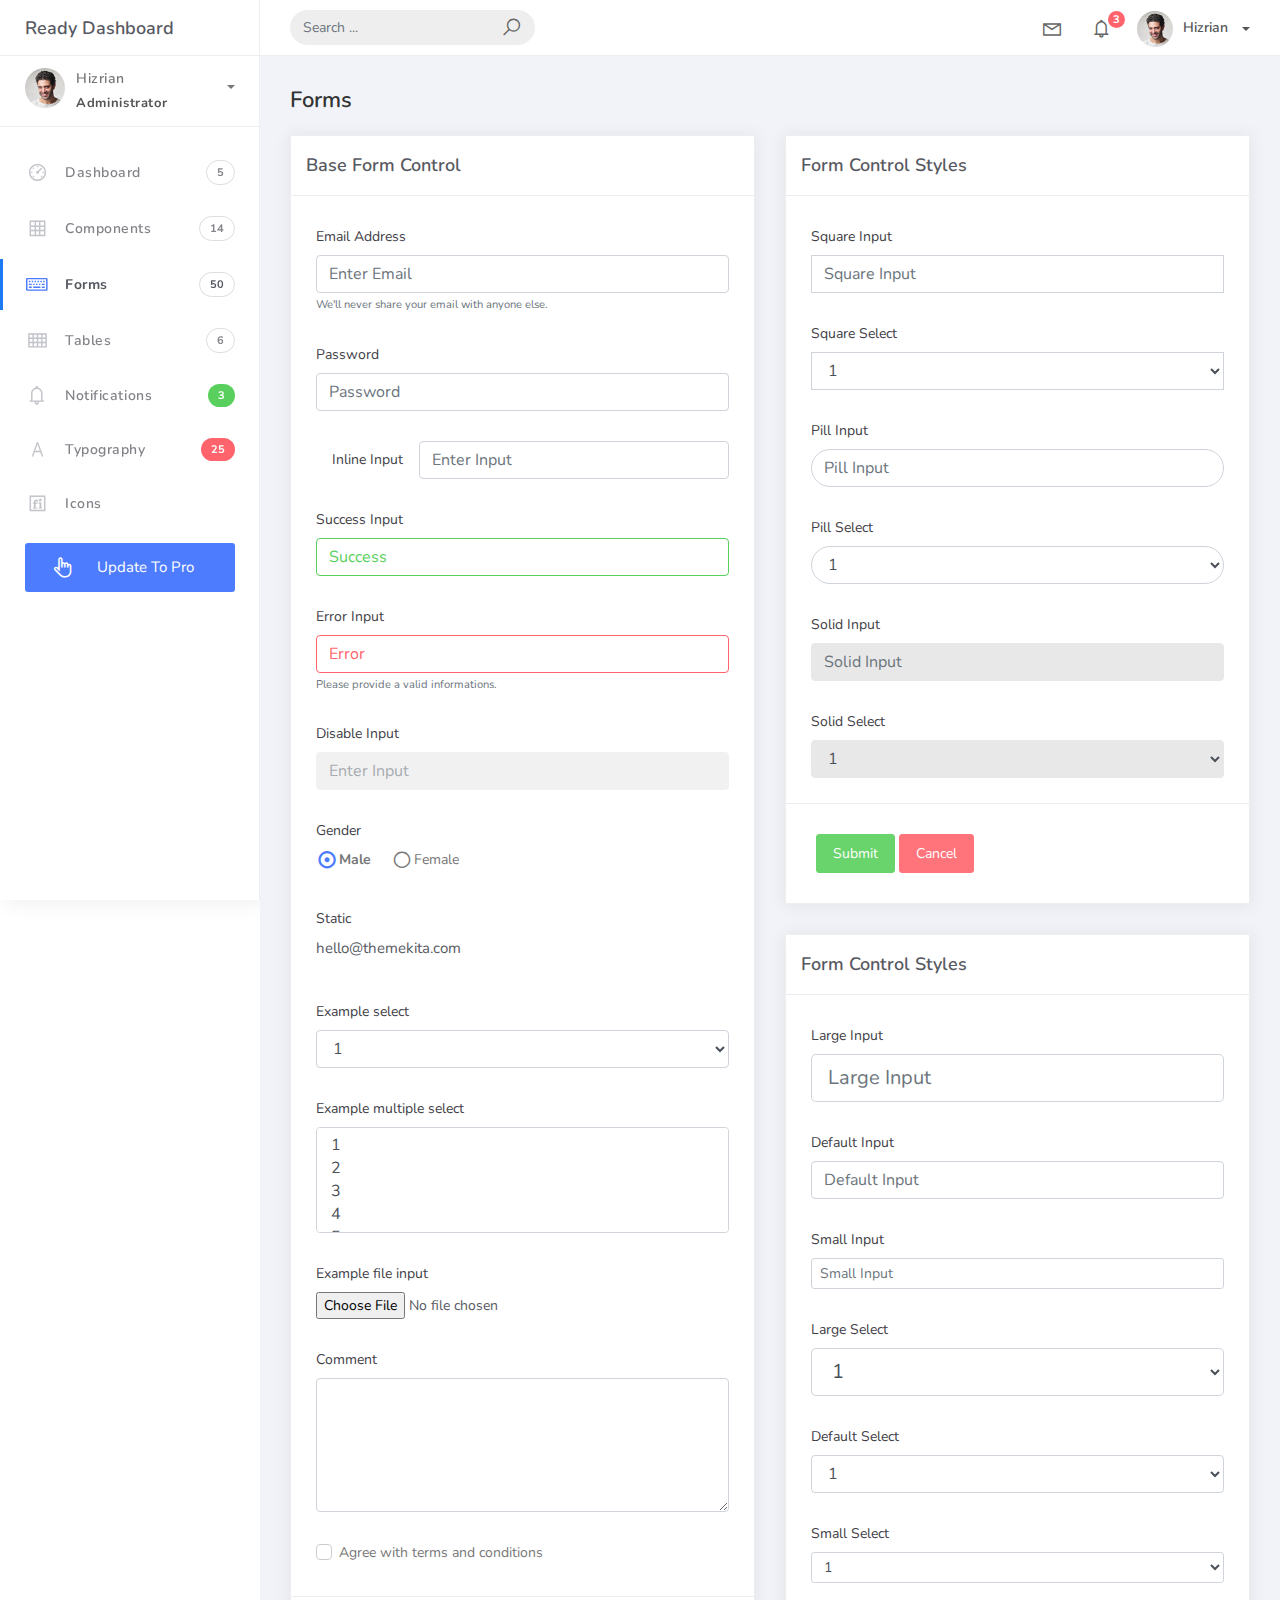
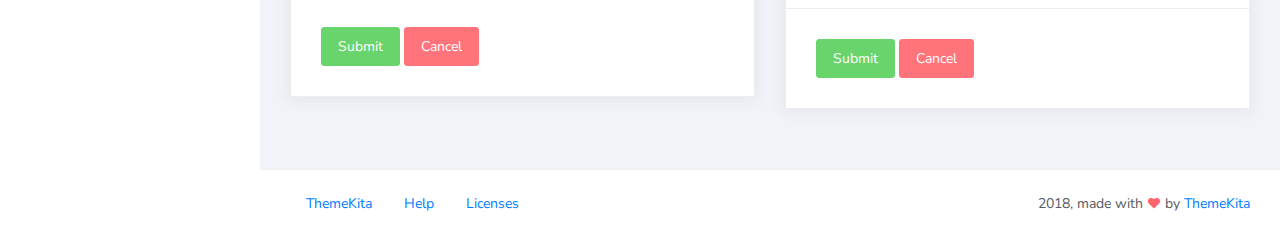
<file: WebApp_building/wwwroot/Ready-Bootstrap-Dashboard-master/examples/forms.html>
<!DOCTYPE html>
<html>
<head>
	<meta http-equiv="X-UA-Compatible" content="IE=edge,chrome=1" />
	<title>Forms - Ready Bootstrap Dashboard</title>
	<meta content='width=device-width, initial-scale=1.0, maximum-scale=1.0, user-scalable=0, shrink-to-fit=no' name='viewport' />
	<link rel="stylesheet" href="../assets/css/bootstrap.min.css">
	<link rel="stylesheet" href="https://fonts.googleapis.com/css?family=Nunito:200,200i,300,300i,400,400i,600,600i,700,700i,800,800i,900,900i">
	<link rel="stylesheet" href="../assets/css/ready.css">
	<link rel="stylesheet" href="../assets/css/demo.css">
</head>
<body>
	<div class="wrapper">
		<div class="main-header">
			<div class="logo-header">
				<a href="index.html" class="logo">
					Ready Dashboard
				</a>
				<button class="navbar-toggler sidenav-toggler ml-auto" type="button" data-toggle="collapse" data-target="collapse" aria-controls="sidebar" aria-expanded="false" aria-label="Toggle navigation">
					<span class="navbar-toggler-icon"></span>
				</button>
				<button class="topbar-toggler more"><i class="la la-ellipsis-v"></i></button>
			</div>
			<nav class="navbar navbar-header navbar-expand-lg">
				<div class="container-fluid">
					
					<form class="navbar-left navbar-form nav-search mr-md-3" action="">
						<div class="input-group">
							<input type="text" placeholder="Search ..." class="form-control">
							<div class="input-group-append">
								<span class="input-group-text">
									<i class="la la-search search-icon"></i>
								</span>
							</div>
						</div>
					</form>
					<ul class="navbar-nav topbar-nav ml-md-auto align-items-center">
						<li class="nav-item dropdown hidden-caret">
							<a class="nav-link dropdown-toggle" href="#" id="navbarDropdown" role="button" data-toggle="dropdown" aria-haspopup="true" aria-expanded="false">
								<i class="la la-envelope"></i>
							</a>
							<div class="dropdown-menu" aria-labelledby="navbarDropdown">
								<a class="dropdown-item" href="#">Action</a>
								<a class="dropdown-item" href="#">Another action</a>
								<div class="dropdown-divider"></div>
								<a class="dropdown-item" href="#">Something else here</a>
							</div>
						</li>
						<li class="nav-item dropdown hidden-caret">
							<a class="nav-link dropdown-toggle" href="#" id="navbarDropdown" role="button" data-toggle="dropdown" aria-haspopup="true" aria-expanded="false">
								<i class="la la-bell"></i>
								<span class="notification">3</span>
							</a>
							<ul class="dropdown-menu notif-box" aria-labelledby="navbarDropdown">
								<li>
									<div class="dropdown-title">You have 4 new notification</div>
								</li>
								<li>
									<div class="notif-center">
										<a href="#">
											<div class="notif-icon notif-primary"> <i class="la la-user-plus"></i> </div>
											<div class="notif-content">
												<span class="block">
													New user registered
												</span>
												<span class="time">5 minutes ago</span> 
											</div>
										</a>
										<a href="#">
											<div class="notif-icon notif-success"> <i class="la la-comment"></i> </div>
											<div class="notif-content">
												<span class="block">
													Rahmad commented on Admin
												</span>
												<span class="time">12 minutes ago</span> 
											</div>
										</a>
										<a href="#">
											<div class="notif-img"> 
												<img src="../assets/img/profile2.jpg" alt="Img Profile">
											</div>
											<div class="notif-content">
												<span class="block">
													Reza send messages to you
												</span>
												<span class="time">12 minutes ago</span> 
											</div>
										</a>
										<a href="#">
											<div class="notif-icon notif-danger"> <i class="la la-heart"></i> </div>
											<div class="notif-content">
												<span class="block">
													Farrah liked Admin
												</span>
												<span class="time">17 minutes ago</span> 
											</div>
										</a>
									</div>
								</li>
								<li>
									<a class="see-all" href="javascript:void(0);"> <strong>See all notifications</strong> <i class="la la-angle-right"></i> </a>
								</li>
							</ul>
						</li>
						<li class="nav-item dropdown">
							<a class="dropdown-toggle profile-pic" data-toggle="dropdown" href="#" aria-expanded="false"> <img src="../assets/img/profile.jpg" alt="user-img" width="36" class="img-circle"><span >Hizrian</span></span> </a>
							<ul class="dropdown-menu dropdown-user">
								<li>
									<div class="user-box">
										<div class="u-img"><img src="../assets/img/profile.jpg" alt="user"></div>
										<div class="u-text">
											<h4>Hizrian</h4>
											<p class="text-muted">hello@themekita.com</p><a href="profile.html" class="btn btn-rounded btn-danger btn-sm">View Profile</a></div>
										</div>
									</li>
									<div class="dropdown-divider"></div>
									<a class="dropdown-item" href="#"><i class="ti-user"></i> My Profile</a>
									<a class="dropdown-item" href="#"></i> My Balance</a>
									<a class="dropdown-item" href="#"><i class="ti-email"></i> Inbox</a>
									<div class="dropdown-divider"></div>
									<a class="dropdown-item" href="#"><i class="ti-settings"></i> Account Setting</a>
									<div class="dropdown-divider"></div>
									<a class="dropdown-item" href="#"><i class="fa fa-power-off"></i> Logout</a>
								</ul>
								<!-- /.dropdown-user -->
							</li>
						</ul>
					</div>
				</nav>
			</div>
			<div class="sidebar">
				<div class="scrollbar-inner sidebar-wrapper">
					<div class="user">
						<div class="photo">
							<img src="../assets/img/profile.jpg">
						</div>
						<div class="info">
							<a class="" data-toggle="collapse" href="#collapseExample" aria-expanded="true">
								<span>
									Hizrian
									<span class="user-level">Administrator</span>
									<span class="caret"></span>
								</span>
							</a>
							<div class="clearfix"></div>

							<div class="collapse in" id="collapseExample" aria-expanded="true" style="">
								<ul class="nav">
									<li>
										<a href="#profile">
											<span class="link-collapse">My Profile</span>
										</a>
									</li>
									<li>
										<a href="#edit">
											<span class="link-collapse">Edit Profile</span>
										</a>
									</li>
									<li>
										<a href="#settings">
											<span class="link-collapse">Settings</span>
										</a>
									</li>
								</ul>
							</div>
						</div>
					</div>
					<ul class="nav">
						<li class="nav-item">
							<a href="index.html">
								<i class="la la-dashboard"></i>
								<p>Dashboard</p>
								<span class="badge badge-count">5</span>
							</a>
						</li>
						<li class="nav-item">
							<a href="components.html">
								<i class="la la-table"></i>
								<p>Components</p>
								<span class="badge badge-count">14</span>
							</a>
						</li>
						<li class="nav-item active">
							<a href="forms.html">
								<i class="la la-keyboard-o"></i>
								<p>Forms</p>
								<span class="badge badge-count">50</span>
							</a>
						</li>
						<li class="nav-item">
							<a href="tables.html">
								<i class="la la-th"></i>
								<p>Tables</p>
								<span class="badge badge-count">6</span>
							</a>
						</li>
						<li class="nav-item">
							<a href="notifications.html">
								<i class="la la-bell"></i>
								<p>Notifications</p>
								<span class="badge badge-success">3</span>
							</a>
						</li>
						<li class="nav-item">
							<a href="typography.html">
								<i class="la la-font"></i>
								<p>Typography</p>
								<span class="badge badge-danger">25</span>
							</a>
						</li>
						<li class="nav-item">
							<a href="icons.html">
								<i class="la la-fonticons"></i>
								<p>Icons</p>
							</a>
						</li>
						<li class="nav-item update-pro">
							<button  data-toggle="modal" data-target="#modalUpdate">
								<i class="la la-hand-pointer-o"></i>
								<p>Update To Pro</p>
							</button>
						</li>
					</ul>
				</div>
			</div>
			<div class="main-panel">
				<div class="content">
					<div class="container-fluid">
						<h4 class="page-title">Forms</h4>
						<div class="row">
							<div class="col-md-6">
								<div class="card">
									<div class="card-header">
										<div class="card-title">Base Form Control</div>
									</div>
									<div class="card-body">
										<div class="form-group">
											<label for="email">Email Address</label>
											<input type="email" class="form-control" id="email" placeholder="Enter Email">
											<small id="emailHelp" class="form-text text-muted">We'll never share your email with anyone else.</small>
										</div>
										<div class="form-group">
											<label for="password">Password</label>
											<input type="password" class="form-control" id="password" placeholder="Password">
										</div>
										<div class="form-group form-inline">
											<label for="inlineinput" class="col-md-3 col-form-label">Inline Input</label>
											<div class="col-md-9 p-0">
												<input type="text" class="form-control input-full" id="inlineinput" placeholder="Enter Input">
											</div>
										</div>
										<div class="form-group has-success">
											<label for="successInput">Success Input</label>
											<input type="text" id="successInput" value="Success" class="form-control">
										</div>
										<div class="form-group has-error has-feedback">
											<label for="errorInput">Error Input</label>
											<input type="text" id="errorInput" value="Error" class="form-control">
											<small id="emailHelp" class="form-text text-muted">Please provide a valid informations.</small>
										</div>
										<div class="form-group">
											<label for="disableinput">Disable Input</label>
											<input type="text" class="form-control" id="disableinput" placeholder="Enter Input" disabled>
										</div>
										<div class="form-check">
											<label>Gender</label><br/>
											<label class="form-radio-label">
												<input class="form-radio-input" type="radio" name="optionsRadios" value=""  checked="">
												<span class="form-radio-sign">Male</span>
											</label>
											<label class="form-radio-label ml-3">
												<input class="form-radio-input" type="radio" name="optionsRadios" value="">
												<span class="form-radio-sign">Female</span>
											</label>
										</div>
										<div class="form-group">
											<label class="control-label">
												Static
											</label> <!----> <p class="form-control-static">hello@themekita.com</p> <!---->  <!----></div>
											<div class="form-group">
												<label for="exampleFormControlSelect1">Example select</label>
												<select class="form-control" id="exampleFormControlSelect1">
													<option>1</option>
													<option>2</option>
													<option>3</option>
													<option>4</option>
													<option>5</option>
												</select>
											</div>
											<div class="form-group">
												<label for="exampleFormControlSelect2">Example multiple select</label>
												<select multiple class="form-control" id="exampleFormControlSelect2">
													<option>1</option>
													<option>2</option>
													<option>3</option>
													<option>4</option>
													<option>5</option>
												</select>
											</div>
											<div class="form-group">
												<label for="exampleFormControlFile1">Example file input</label>
												<input type="file" class="form-control-file" id="exampleFormControlFile1">
											</div>
											<div class="form-group">
												<label for="comment">Comment</label>
												<textarea class="form-control" id="comment" rows="5">

												</textarea>
											</div>
											<div class="form-check">
												<label class="form-check-label">
													<input class="form-check-input" type="checkbox" value="">
													<span class="form-check-sign">Agree with terms and conditions</span>
												</label>
											</div>
										</div>
										<div class="card-action">
											<button class="btn btn-success">Submit</button>
											<button class="btn btn-danger">Cancel</button>
										</div>
									</div>
								</div>
								<div class="col-md-6">
									<div class="card">
										<div class="card-header">
											<div class="card-title">Form Control Styles</div>
										</div>
										<div class="card-body">
											<div class="form-group">
												<label for="squareInput">Square Input</label>
												<input type="text" class="form-control input-square" id="squareInput" placeholder="Square Input">
											</div>
											<div class="form-group">
												<label for="squareSelect">Square Select</label>
												<select class="form-control input-square" id="squareSelect">
													<option>1</option>
													<option>2</option>
													<option>3</option>
													<option>4</option>
													<option>5</option>
												</select>
											</div>
											<div class="form-group">
												<label for="pillInput">Pill Input</label>
												<input type="text" class="form-control input-pill" id="pillInput" placeholder="Pill Input">
											</div>
											<div class="form-group">
												<label for="pillSelect">Pill Select</label>
												<select class="form-control input-pill" id="pillSelect">
													<option>1</option>
													<option>2</option>
													<option>3</option>
													<option>4</option>
													<option>5</option>
												</select>
											</div>
											<div class="form-group">
												<label for="solidInput">Solid Input</label>
												<input type="text" class="form-control input-solid" id="solidInput" placeholder="Solid Input">
											</div>
											<div class="form-group">
												<label for="solidSelect">Solid Select</label>
												<select class="form-control input-solid" id="solidSelect">
													<option>1</option>
													<option>2</option>
													<option>3</option>
													<option>4</option>
													<option>5</option>
												</select>
											</div>											
										</div>
										<div class="card-action">
											<button class="btn btn-success">Submit</button>
											<button class="btn btn-danger">Cancel</button>
										</div>
									</div>
									<div class="card">
										<div class="card-header">
											<div class="card-title">Form Control Styles</div>
										</div>
										<div class="card-body">
											<div class="form-group">
												<label for="largeInput">Large Input</label>
												<input type="text" class="form-control form-control-lg" id="largeInput" placeholder="Large Input">
											</div>
											<div class="form-group">
												<label for="largeInput">Default Input</label>
												<input type="text" class="form-control form-control" id="defaultInput" placeholder="Default Input">
											</div>
											<div class="form-group">
												<label for="smallInput">Small Input</label>
												<input type="text" class="form-control form-control-sm" id="smallInput" placeholder="Small Input">
											</div>
											<div class="form-group">
												<label for="largeSelect">Large Select</label>
												<select class="form-control form-control-lg" id="largeSelect">
													<option>1</option>
													<option>2</option>
													<option>3</option>
													<option>4</option>
													<option>5</option>
												</select>
											</div>
											<div class="form-group">
												<label for="defaultSelect">Default Select</label>
												<select class="form-control form-control" id="defaultSelect">
													<option>1</option>
													<option>2</option>
													<option>3</option>
													<option>4</option>
													<option>5</option>
												</select>
											</div>
											<div class="form-group">
												<label for="smallSelect">Small Select</label>
												<select class="form-control form-control-sm" id="smallSelect">
													<option>1</option>
													<option>2</option>
													<option>3</option>
													<option>4</option>
													<option>5</option>
												</select>
											</div>
										</div>
										<div class="card-action">
											<button class="btn btn-success">Submit</button>
											<button class="btn btn-danger">Cancel</button>
										</div>
									</div>
								</div>
							</div>
						</div>
					</div>
					<footer class="footer">
						<div class="container-fluid">
							<nav class="pull-left">
								<ul class="nav">
									<li class="nav-item">
										<a class="nav-link" href="http://www.themekita.com">
											ThemeKita
										</a>
									</li>
									<li class="nav-item">
										<a class="nav-link" href="#">
											Help
										</a>
									</li>
									<li class="nav-item">
										<a class="nav-link" href="#">
											Licenses
										</a>
									</li>
								</ul>
							</nav>
							<div class="copyright ml-auto">
								2018, made with <i class="la la-heart heart text-danger"></i> by <a href="http://www.themekita.com">ThemeKita</a>
							</div>				
						</div>
					</footer>
				</div>
			</div>
		</div>
	</div>
	<!-- Modal -->
	<div class="modal fade" id="modalUpdate" tabindex="-1" role="dialog" aria-labelledby="modalUpdatePro" aria-hidden="true">
		<div class="modal-dialog modal-dialog-centered" role="document">
			<div class="modal-content">
				<div class="modal-header bg-primary">
					<h6 class="modal-title"><i class="la la-frown-o"></i> Under Development</h6>
					<button type="button" class="close" data-dismiss="modal" aria-label="Close">
						<span aria-hidden="true">&times;</span>
					</button>
				</div>
				<div class="modal-body text-center">									
					<p>Currently the pro version of the <b>Ready Dashboard</b> Bootstrap is in progress development</p>
					<p>
					<b>We'll let you know when it's done</b></p>
				</div>
				<div class="modal-footer">
					<button type="button" class="btn btn-secondary" data-dismiss="modal">Close</button>
				</div>
			</div>
		</div>
	</div>
</body>
<script src="../assets/js/core/jquery.3.2.1.min.js"></script>
<script src="../assets/js/plugin/jquery-ui-1.12.1.custom/jquery-ui.min.js"></script>
<script src="../assets/js/core/popper.min.js"></script>
<script src="../assets/js/core/bootstrap.min.js"></script>
<script src="../assets/js/plugin/chartist/chartist.min.js"></script>
<script src="../assets/js/plugin/chartist/plugin/chartist-plugin-tooltip.min.js"></script>
<script src="../assets/js/plugin/bootstrap-notify/bootstrap-notify.min.js"></script>
<script src="../assets/js/plugin/bootstrap-toggle/bootstrap-toggle.min.js"></script>
<script src="../assets/js/plugin/jquery-mapael/jquery.mapael.min.js"></script>
<script src="../assets/js/plugin/jquery-mapael/maps/world_countries.min.js"></script>
<script src="../assets/js/plugin/chart-circle/circles.min.js"></script>
<script src="../assets/js/plugin/jquery-scrollbar/jquery.scrollbar.min.js"></script>
<script src="../assets/js/ready.min.js"></script>
</html>
</file>
<file: WebApp_building/wwwroot/Ready-Bootstrap-Dashboard-master/assets/css/demo.css>
.update-pro{
	margin: 15px 25px;
}

.update-pro button {
	padding: 13px 25px;
	background: #4d7cfe;
	color: #fff;
	border-radius: 3px;
	justify-content: center;
	width: 100%;
	border: 0;
	cursor: pointer;
}

.update-pro button:hover {
	background: #4d7cfe !important;
	color: #fff;
	transform: translateY(-2px);
	transition: all .2s linear;
}

.update-pro:hover button:before{
	display: none;
}

.update-pro button p, .update-pro button i{
	color: #fff !important;
	margin-bottom: 0px;
}

.update-pro button i{
	margin-right: 5px !important;
	font-size: 23px;
	color: #C3C5CA;
	margin-right: 15px;
	width: 25px;
	text-align: center;
	vertical-align: middle;
	float: left;
}

.demo .btn, .demo .progress{
	margin-bottom: 15px !important;
}

.demo .form-check-label, .demo .form-radio-label{
	margin-right: 15px;
}

.demo #slider{
	margin-bottom: 15px;
}

.table-typo tbody > tr > td{
	border-color: #fafafa;
}

.table-typo tbody > tr > td:first-child{
	min-width: 200px;
	vertical-align: bottom;
}

.table-typo tbody > tr > td:first-child p{
	font-size: 14px;
	color: #333;
}

.demo-icon {
	display: flex;
	flex-direction: row;
	align-items: center;
	margin-bottom: 20px;
	padding: 10px;
	transition: all .2s;
}

.demo-icon:hover{
	background-color: #f4f5f8;
	border-radius: 3px;
}

.demo-icon .icon-preview{
	font-size: 1.8rem;
	margin-right: 10px;
	line-height: 1;
	color: #333439;
}

.demo-icon .icon-class{
	font-weight: 300;
	font-size: 13px;
	color: #777;
}

.from-show-notify .form-control{
	margin-bottom: 15px;
}

.from-show-notify label{
	padding-top: 0.65rem;
}

@media screen and (max-width: 550px){
	.table-typo tr td{
		display: flex;
		align-items: center;
		word-break: break-word;
	}

	.table-typo tr td:first-child p{
		margin-bottom: 0px;
	}
}
</file>
